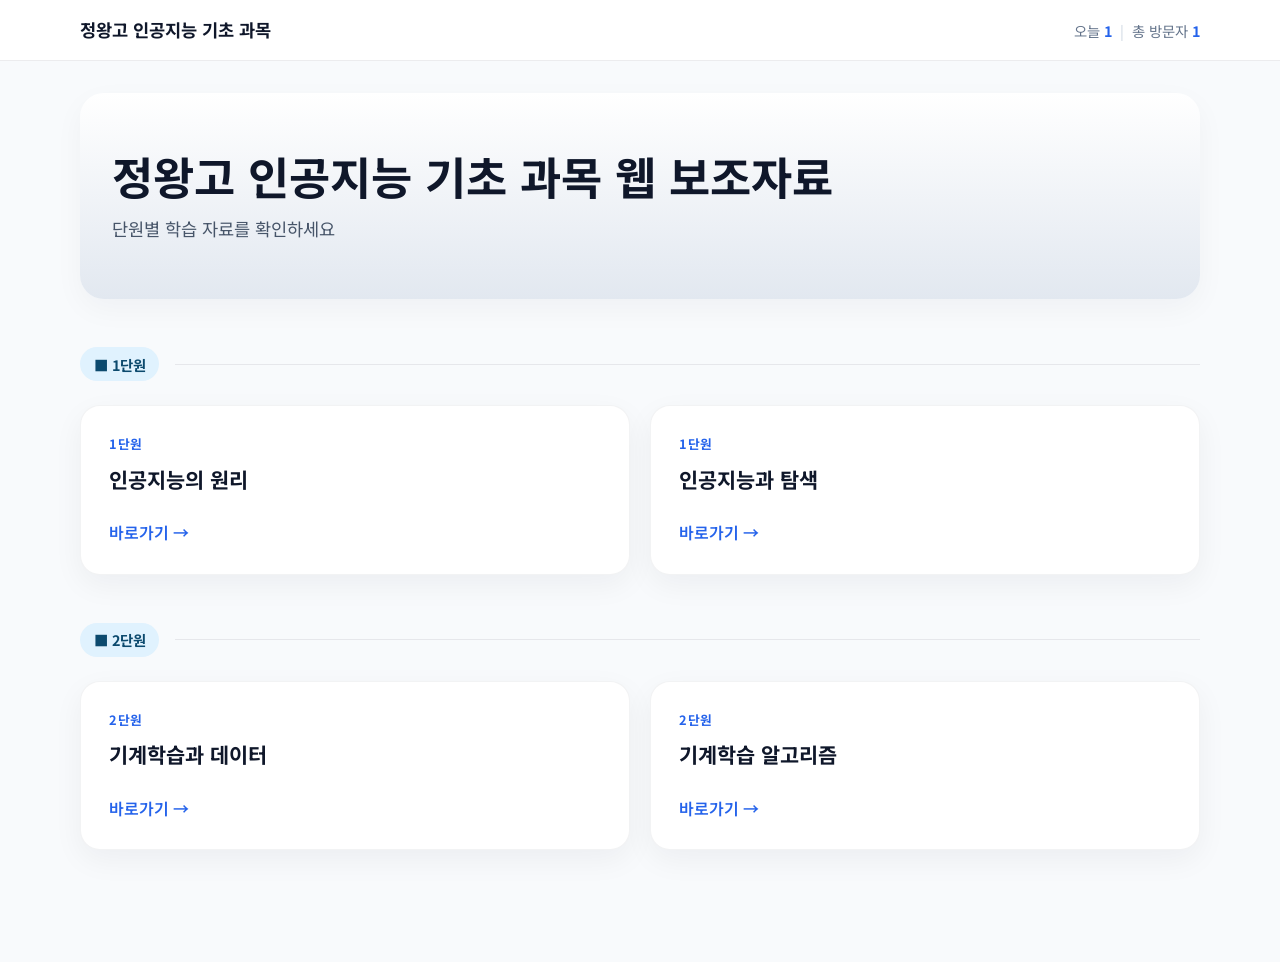
<file: index.html>
<!DOCTYPE html>
<html lang="ko">
  <head>
    <meta charset="UTF-8" />
    <meta name="viewport" content="width=device-width, initial-scale=1.0" />
    <title>정왕고 인공지능 기초 과목</title>

    <!-- Noto Sans KR 폰트 불러오기 -->
    <link rel="preconnect" href="https://fonts.googleapis.com">
    <link rel="preconnect" href="https://fonts.gstatic.com" crossorigin>
    <link href="https://fonts.googleapis.com/css2?family=Noto+Sans+KR:wght@400;500;700&display=swap" rel="stylesheet">

    <!-- 통합 CSS 스타일 -->
    <style>
      :root {
        color-scheme: dark;
        color: #111827;
        background: #f8fafc;
        font-family: 'Noto Sans KR', system-ui, sans-serif;
        font-synthesis: none;
        text-rendering: optimizeLegibility;
        line-height: 1.6;
        font-weight: 400;
      }

      * {
        box-sizing: border-box;
      }

      html, body {
        margin: 0;
        padding: 0;
        min-height: 100%;
      }

      body {
        background: #f8fafc;
        color: #111827;
      }

      img, svg {
        max-width: 100%;
      }

      button, a {
        font: inherit;
      }

      a {
        color: inherit;
        text-decoration: none;
      }

      /* 헤더 영역 */
      .site-header {
        position: sticky;
        top: 0;
        z-index: 10;
        background: rgba(255, 255, 255, 0.96);
        border-bottom: 1px solid rgba(15, 23, 42, 0.08);
        backdrop-filter: blur(10px);
      }

      .header-inner {
        width: min(1120px, calc(100% - 2rem));
        margin: 0 auto;
        display: flex;
        align-items: center;
        justify-content: space-between;
        gap: 1rem;
        padding: 1rem 0;
      }

      .site-title {
        font-size: 1.1rem;
        font-weight: 700;
        color: #0f172a;
      }

      .site-meta {
        display: flex;
        align-items: center;
        gap: 0.5rem;
        font-size: 0.9rem;
        color: #64748b;
      }

      .site-meta strong {
        color: #2563eb;
      }

      .site-meta .divider {
        color: #cbd5e1;
      }

      .menu-toggle {
        border: 1px solid rgba(15, 23, 42, 0.12);
        border-radius: 0.75rem;
        background: #ffffff;
        padding: 0.5rem 0.85rem;
        cursor: pointer;
        display: none;
      }

      /* 레이아웃 & 본문 */
      .content-wrapper {
        width: min(1120px, calc(100% - 2rem));
        margin: 0 auto;
        padding: 2rem 0 4rem;
      }

      /* 히어로 배너 */
      .hero-banner {
        padding: 3.5rem 2rem;
        margin-bottom: 3rem;
        background: linear-gradient(180deg, #ffffff 0%, #e2e8f0 100%);
        border-radius: 1.5rem;
        box-shadow: 0 10px 30px rgba(15, 23, 42, 0.04);
      }

      .hero-banner h1 {
        margin: 0 0 0.75rem;
        font-size: clamp(1.8rem, 4vw, 2.8rem);
        line-height: 1.2;
        color: #0f172a;
      }

      .hero-banner p {
        margin: 0;
        color: #475569;
        font-size: 1.1rem;
      }

      /* 단원 블록 & 헤더 */
      .section-block {
        margin-bottom: 3rem;
      }

      .section-row {
        display: flex;
        align-items: center;
        gap: 1rem;
        margin-bottom: 1.5rem;
      }

      .section-badge {
        display: inline-flex;
        padding: 0.35rem 0.85rem;
        border-radius: 999px;
        background: #e0f2fe;
        color: #0c4a6e;
        font-size: 0.9rem;
        font-weight: 700;
      }

      .section-divider {
        flex: 1;
        height: 1px;
        background: rgba(15, 23, 42, 0.08);
      }

      /* 카드 그리드 레이아웃 */
      .card-grid {
        display: grid;
        grid-template-columns: repeat(auto-fit, minmax(280px, 1fr));
        gap: 1.25rem;
      }

      .content-card {
        padding: 1.75rem;
        border-radius: 1.25rem;
        background: #ffffff;
        box-shadow: 0 10px 30px rgba(15, 23, 42, 0.05);
        border: 1px solid rgba(15, 23, 42, 0.05);
        display: flex;
        flex-direction: column;
        justify-content: space-between;
        transition: transform 0.2s ease, box-shadow 0.2s ease;
      }

      .content-card:hover {
        transform: translateY(-3px);
        box-shadow: 0 15px 35px rgba(15, 23, 42, 0.08);
      }

      .card-tag {
        font-size: 0.8rem;
        font-weight: 700;
        color: #2563eb;
        text-transform: uppercase;
        letter-spacing: 0.05em;
        margin-bottom: 0.5rem;
      }

      .content-card h2 {
        margin: 0 0 1.5rem;
        font-size: 1.3rem;
        color: #0f172a;
        word-break: keep-all;
      }

      .content-card a {
        display: inline-flex;
        align-items: center;
        font-weight: 600;
        color: #2563eb;
        transition: color 0.2s ease;
      }

      .content-card a:hover {
        color: #1d4ed8;
      }

      /* 반응형 스타일 */
      @media (max-width: 640px) {
        .header-inner {
          flex-direction: column;
          align-items: flex-start;
          gap: 0.5rem;
        }

        .hero-banner {
          padding: 2rem 1.25rem;
        }
      }
    </style>
  </head>
  <body>
    <div class="page-container">
      <!-- 상단 헤더 -->
      <header class="site-header">
        <div class="header-inner">
          <div class="site-title">정왕고 인공지능 기초 과목</div>
          <div class="site-meta">
            <span>오늘 <strong id="todayVisitors">0</strong></span>
            <span class="divider">|</span>
            <span>총 방문자 <strong id="totalVisitors">0</strong></span>
          </div>
          <button class="menu-toggle" aria-expanded="false" aria-label="메뉴 열기">메뉴</button>
        </div>
      </header>

      <!-- 메인 콘텐츠 영역 -->
      <main class="content-wrapper">
        <section class="hero-banner">
          <h1>정왕고 인공지능 기초 과목 웹 보조자료</h1>
          <p>단원별 학습 자료를 확인하세요</p>
        </section>

        <!-- 1단원 섹션 -->
        <section class="section-block">
          <div class="section-row">
            <div class="section-badge">■ 1단원</div>
            <div class="section-divider"></div>
          </div>
          <div class="card-grid">
            <article class="content-card">
              <div>
                <div class="card-tag">1단원</div>
                <h2>인공지능의 원리</h2>
              </div>
              <a href="one.html">바로가기 →</a>
            </article>
            <article class="content-card">
              <div>
                <div class="card-tag">1단원</div>
                <h2>인공지능과 탐색</h2>
              </div>
              <a href="#">바로가기 →</a>
            </article>
          </div>
        </section>

        <!-- 2단원 섹션 -->
        <section class="section-block">
          <div class="section-row">
            <div class="section-badge">■ 2단원</div>
            <div class="section-divider"></div>
          </div>
          <div class="card-grid">
            <article class="content-card">
              <div>
                <div class="card-tag">2단원</div>
                <h2>기계학습과 데이터</h2>
              </div>
              <a href="#">바로가기 →</a>
            </article>
            <article class="content-card">
              <div>
                <div class="card-tag">2단원</div>
                <h2>기계학습 알고리즘</h2>
              </div>
              <a href="#">바로가기 →</a>
            </article>
          </div>
        </section>
      </main>
    </div>

    <!-- 통합 JavaScript -->
    <script>
      document.addEventListener('DOMContentLoaded', () => {
        // 1. 메뉴 토글 버튼 동작
        const menuToggle = document.querySelector('.menu-toggle');
        const mainNav = document.querySelector('.main-nav');

        if (menuToggle) {
          menuToggle.addEventListener('click', () => {
            const expanded = menuToggle.getAttribute('aria-expanded') === 'true';
            menuToggle.setAttribute('aria-expanded', String(!expanded));
            if (mainNav) {
              mainNav.classList.toggle('nav-open');
            }
          });
        }

        // 2. 방문자 수 카운팅 로직 (localStorage 활용)
        const todayElement = document.getElementById('todayVisitors');
        const totalElement = document.getElementById('totalVisitors');

        if (todayElement && totalElement) {
          const todayDate = new Date().toISOString().slice(0, 10); // 'YYYY-MM-DD' 형식

          // 저장된 값 불러오기
          let lastVisitDate = localStorage.getItem('lastVisitDate');
          let todayCount = parseInt(localStorage.getItem('todayVisitors') || '0', 10);
          let totalCount = parseInt(localStorage.getItem('totalVisitors') || '0', 10);

          // 날짜 비교 (날짜가 바뀌었으면 오늘 방문자 수 초기화)
          if (lastVisitDate !== todayDate) {
            todayCount = 1;
            localStorage.setItem('lastVisitDate', todayDate);
          } else {
            todayCount += 1;
          }

          // 총 방문자 수 증가
          totalCount += 1;

          // 로컬 스토리지에 업데이트 저장
          localStorage.setItem('todayVisitors', todayCount);
          localStorage.setItem('totalVisitors', totalCount);

          // 화면에 3자리 단위 쉼표(,) 추가하여 출력
          todayElement.textContent = todayCount.toLocaleString();
          totalElement.textContent = totalCount.toLocaleString();
        }
      });
    </script>
  </body>
</html>
</file>
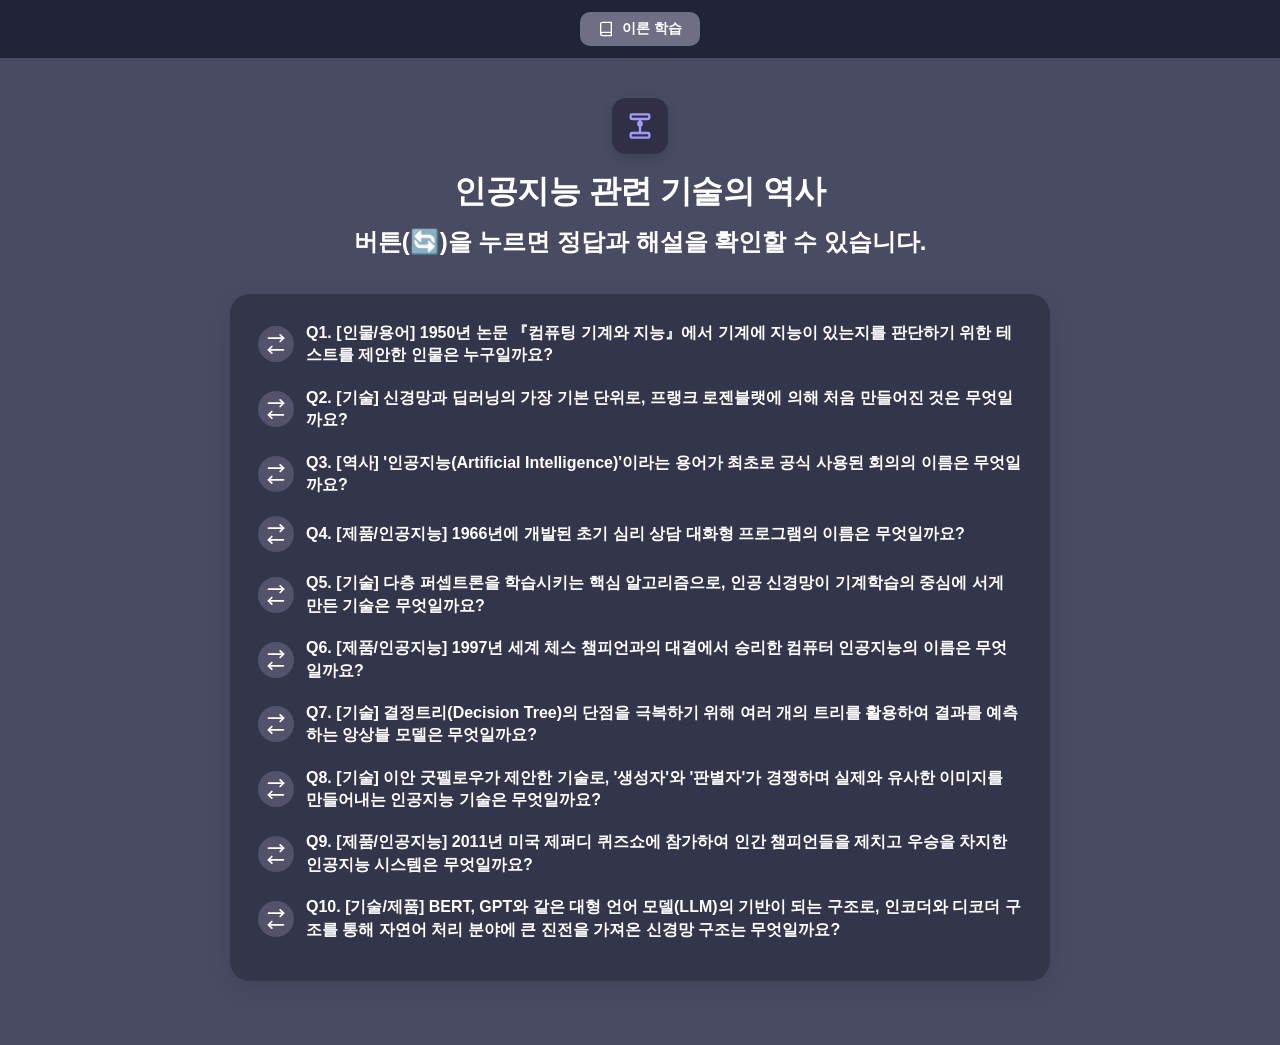
<file: one.html>
<!DOCTYPE html>
<html lang="ko">
<head>
  <meta charset="UTF-8">
  <meta name="viewport" content="width=device-width, initial-scale=1.0">
  <title>인공지능 관련 기술의 역사</title>
  <style>
    * {
      box-sizing: border-box;
      margin: 0;
      padding: 0;
      font-family: -apple-system, BlinkMacSystemFont, "Segoe UI", Roboto, "Helvetica Neue", Arial, sans-serif;
    }

    body {
      background-color: #494b63;
      color: #ffffff;
      min-height: 100vh;
      display: flex;
      flex-direction: column;
      align-items: center;
    }

    /* 상단 네비게이션 바 */
    header {
      width: 100%;
      background-color: #212338;
      display: flex;
      justify-content: center;
      align-items: center;
      padding: 12px 0;
    }

    .tab-container {
      display: flex;
      gap: 8px;
    }

    .tab {
      display: flex;
      align-items: center;
      gap: 8px;
      padding: 8px 18px;
      border-radius: 10px;
      font-size: 14px;
      font-weight: 600;
      cursor: pointer;
      color: #a0a5b8;
      transition: background 0.2s, color 0.2s;
    }

    .tab.active {
      background-color: #6e6e85;
      color: #ffffff;
    }

    /* 메인 컨테이너 */
    main {
      width: 100%;
      max-width: 860px;
      padding: 40px 20px;
      display: flex;
      flex-direction: column;
      align-items: center;
    }

    /* 중앙 상단 타이틀 섹션 */
    .title-section {
      text-align: center;
      margin-bottom: 36px;
      display: flex;
      flex-direction: column;
      align-items: center;
    }

    .icon-badge {
      width: 56px;
      height: 56px;
      background-color: #2f3046;
      border-radius: 14px;
      display: flex;
      justify-content: center;
      align-items: center;
      margin-bottom: 16px;
      box-shadow: 0 4px 12px rgba(0,0,0,0.15);
    }

    .title-section h1 {
      font-size: 32px;
      font-weight: 800;
      margin-bottom: 12px;
      letter-spacing: -0.5px;
    }

    .title-section p {
      color: #c0bdd3;
      font-size: 15px;
      line-height: 1.5;
    }

    /* 메인 카드 */
    .card {
      width: 100%;
      background-color: #33354a;
      border-radius: 20px;
      padding: 28px;
      margin-bottom: 24px;
      box-shadow: 0 8px 24px rgba(0,0,0,0.1);
    }

    .card-header {
      display: flex;
      align-items: center;
      gap: 12px;
      margin-top: 20px;
      margin-bottom: 12px;
    }

    .card-header:first-child {
      margin-top: 0;
    }

    /* 클릭 가능한 양방향 버튼 스타일 */
    .card-icon-circle {
      width: 36px;
      height: 36px;
      background-color: #52536b;
      border-radius: 50%;
      display: flex;
      justify-content: center;
      align-items: center;
      cursor: pointer;
      transition: background-color 0.2s, transform 0.2s;
      flex-shrink: 0;
    }

    .card-icon-circle:hover {
      background-color: #6c6d8a;
      transform: scale(1.08);
    }

    .card-title {
      font-size: 16px;
      font-weight: 700;
      line-height: 1.4;
    }

    /* 정답 내역 상자 (기본 숨김 -> 클릭 시 표시) */
    .inner-box {
      background-color: #262739;
      border-radius: 12px;
      padding: 0px 24px;
      color: #d8d8e5;
      font-size: 15px;
      line-height: 1.6;
      display: none; /* 기본 숨김 */
      margin-bottom: 20px;
      border-left: 4px solid #a29bfe;
    }

    .inner-box.show {
      display: block;
      padding: 16px 24px;
    }

    .inner-box strong {
      color: #a29bfe;
      display: block;
      margin-bottom: 4px;
      font-size: 16px;
    }

    /* 모바일 대응 반응형 */
    @media (max-width: 640px) {
      .card-title {
        font-size: 15px;
      }
    }
  </style>
</head>
<body>

  <!-- 상단 헤더 -->
  <header>
    <div class="tab-container">
      <div class="tab active">
        <!-- 책 아이콘 -->
        <svg width="16" height="16" viewBox="0 0 24 24" fill="none" stroke="currentColor" stroke-width="2" stroke-linecap="round" stroke-linejoin="round"><path d="M4 19.5A2.5 2.5 0 0 1 6.5 17H20"></path><path d="M6.5 2H20v20H6.5A2.5 2.5 0 0 1 4 19.5v-15A2.5 2.5 0 0 1 6.5 2z"></path></svg>
        이론 학습
      </div>
    </div> 
  </header>

  <!-- 메인 콘텐츠 영역 -->
  <main>
    <!-- 중앙 타이틀 -->
    <section class="title-section">
      <div class="icon-badge">
        <svg width="28" height="28" viewBox="0 0 24 24" fill="none" stroke="#a29bfe" stroke-width="2" stroke-linecap="round" stroke-linejoin="round">
          <rect x="4" y="2" width="16" height="4" rx="1"></rect>
          <rect x="4" y="18" width="16" height="4" rx="1"></rect>
          <line x1="12" y1="6" x2="12" y2="18"></line>
          <circle cx="12" cy="10" r="1.5" fill="#a29bfe"></circle>
        </svg>
      </div>
      <h1>인공지능 관련 기술의 역사</h1>
      <h2>버튼(🔄)을 누르면 정답과 해설을 확인할 수 있습니다.</h2>
    </section>

    <!-- 퀴즈 목록 카드 -->
    <section class="card">

      <!-- Q1 -->
      <div class="card-header">
        <div class="card-icon-circle" title="정답 보기">
          <svg width="20" height="20" viewBox="0 0 24 24" fill="none" stroke="#ffffff" stroke-width="2" stroke-linecap="round" stroke-linejoin="round">
            <polyline points="17 1 21 5 17 9"></polyline>
            <path d="M3 5h18"></path>
            <polyline points="7 23 3 19 7 15"></polyline>
            <path d="M21 19H3"></path>
          </svg>
        </div>
        <h4 class="card-title">Q1. [인물/용어] 1950년 논문 『컴퓨팅 기계와 지능』에서 기계에 지능이 있는지를 판단하기 위한 테스트를 제안한 인물은 누구일까요?</h4>
      </div>
      <div class="inner-box"></div>

      <!-- Q2 -->
      <div class="card-header">
        <div class="card-icon-circle" title="정답 보기">
          <svg width="20" height="20" viewBox="0 0 24 24" fill="none" stroke="#ffffff" stroke-width="2" stroke-linecap="round" stroke-linejoin="round">
            <polyline points="17 1 21 5 17 9"></polyline>
            <path d="M3 5h18"></path>
            <polyline points="7 23 3 19 7 15"></polyline>
            <path d="M21 19H3"></path>
          </svg>
        </div>
        <h4 class="card-title">Q2. [기술] 신경망과 딥러닝의 가장 기본 단위로, 프랭크 로젠블랫에 의해 처음 만들어진 것은 무엇일까요?</h4>
      </div>
      <div class="inner-box"></div>

      <!-- Q3 -->
      <div class="card-header">
        <div class="card-icon-circle" title="정답 보기">
          <svg width="20" height="20" viewBox="0 0 24 24" fill="none" stroke="#ffffff" stroke-width="2" stroke-linecap="round" stroke-linejoin="round">
            <polyline points="17 1 21 5 17 9"></polyline>
            <path d="M3 5h18"></path>
            <polyline points="7 23 3 19 7 15"></polyline>
            <path d="M21 19H3"></path>
          </svg>
        </div>
        <h4 class="card-title">Q3. [역사] '인공지능(Artificial Intelligence)'이라는 용어가 최초로 공식 사용된 회의의 이름은 무엇일까요?</h4>
      </div>
      <div class="inner-box"></div>

      <!-- Q4 -->
      <div class="card-header">
        <div class="card-icon-circle" title="정답 보기">
          <svg width="20" height="20" viewBox="0 0 24 24" fill="none" stroke="#ffffff" stroke-width="2" stroke-linecap="round" stroke-linejoin="round">
            <polyline points="17 1 21 5 17 9"></polyline>
            <path d="M3 5h18"></path>
            <polyline points="7 23 3 19 7 15"></polyline>
            <path d="M21 19H3"></path>
          </svg>
        </div>
        <h4 class="card-title">Q4. [제품/인공지능] 1966년에 개발된 초기 심리 상담 대화형 프로그램의 이름은 무엇일까요?</h4>
      </div>
      <div class="inner-box"></div>

      <!-- Q5 -->
      <div class="card-header">
        <div class="card-icon-circle" title="정답 보기">
          <svg width="20" height="20" viewBox="0 0 24 24" fill="none" stroke="#ffffff" stroke-width="2" stroke-linecap="round" stroke-linejoin="round">
            <polyline points="17 1 21 5 17 9"></polyline>
            <path d="M3 5h18"></path>
            <polyline points="7 23 3 19 7 15"></polyline>
            <path d="M21 19H3"></path>
          </svg>
        </div>
        <h4 class="card-title">Q5. [기술] 다층 퍼셉트론을 학습시키는 핵심 알고리즘으로, 인공 신경망이 기계학습의 중심에 서게 만든 기술은 무엇일까요?</h4>
      </div>
      <div class="inner-box"></div>

      <!-- Q6 -->
      <div class="card-header">
        <div class="card-icon-circle" title="정답 보기">
          <svg width="20" height="20" viewBox="0 0 24 24" fill="none" stroke="#ffffff" stroke-width="2" stroke-linecap="round" stroke-linejoin="round">
            <polyline points="17 1 21 5 17 9"></polyline>
            <path d="M3 5h18"></path>
            <polyline points="7 23 3 19 7 15"></polyline>
            <path d="M21 19H3"></path>
          </svg>
        </div>
        <h4 class="card-title">Q6. [제품/인공지능] 1997년 세계 체스 챔피언과의 대결에서 승리한 컴퓨터 인공지능의 이름은 무엇일까요?</h4>
      </div>
      <div class="inner-box"></div>

      <!-- Q7 -->
      <div class="card-header">
        <div class="card-icon-circle" title="정답 보기">
          <svg width="20" height="20" viewBox="0 0 24 24" fill="none" stroke="#ffffff" stroke-width="2" stroke-linecap="round" stroke-linejoin="round">
            <polyline points="17 1 21 5 17 9"></polyline>
            <path d="M3 5h18"></path>
            <polyline points="7 23 3 19 7 15"></polyline>
            <path d="M21 19H3"></path>
          </svg>
        </div>
        <h4 class="card-title">Q7. [기술] 결정트리(Decision Tree)의 단점을 극복하기 위해 여러 개의 트리를 활용하여 결과를 예측하는 앙상블 모델은 무엇일까요?</h4>
      </div>
      <div class="inner-box"></div>

      <!-- Q8 -->
      <div class="card-header">
        <div class="card-icon-circle" title="정답 보기">
          <svg width="20" height="20" viewBox="0 0 24 24" fill="none" stroke="#ffffff" stroke-width="2" stroke-linecap="round" stroke-linejoin="round">
            <polyline points="17 1 21 5 17 9"></polyline>
            <path d="M3 5h18"></path>
            <polyline points="7 23 3 19 7 15"></polyline>
            <path d="M21 19H3"></path>
          </svg>
        </div>
        <h4 class="card-title">Q8. [기술] 이안 굿펠로우가 제안한 기술로, '생성자'와 '판별자'가 경쟁하며 실제와 유사한 이미지를 만들어내는 인공지능 기술은 무엇일까요?</h4>
      </div>
      <div class="inner-box"></div>

      <!-- Q9 -->
      <div class="card-header">
        <div class="card-icon-circle" title="정답 보기">
          <svg width="20" height="20" viewBox="0 0 24 24" fill="none" stroke="#ffffff" stroke-width="2" stroke-linecap="round" stroke-linejoin="round">
            <polyline points="17 1 21 5 17 9"></polyline>
            <path d="M3 5h18"></path>
            <polyline points="7 23 3 19 7 15"></polyline>
            <path d="M21 19H3"></path>
          </svg>
        </div>
        <h4 class="card-title">Q9. [제품/인공지능] 2011년 미국 제퍼디 퀴즈쇼에 참가하여 인간 챔피언들을 제치고 우승을 차지한 인공지능 시스템은 무엇일까요?</h4>
      </div>
      <div class="inner-box"></div>

      <!-- Q10 -->
      <div class="card-header">
        <div class="card-icon-circle" title="정답 보기">
          <svg width="20" height="20" viewBox="0 0 24 24" fill="none" stroke="#ffffff" stroke-width="2" stroke-linecap="round" stroke-linejoin="round">
            <polyline points="17 1 21 5 17 9"></polyline>
            <path d="M3 5h18"></path>
            <polyline points="7 23 3 19 7 15"></polyline>
            <path d="M21 19H3"></path>
          </svg>
        </div>
        <h4 class="card-title">Q10. [기술/제품] BERT, GPT와 같은 대형 언어 모델(LLM)의 기반이 되는 구조로, 인코더와 디코더 구조를 통해 자연어 처리 분야에 큰 진전을 가져온 신경망 구조는 무엇일까요?</h4>
      </div>
      <div class="inner-box"></div>

    </section>
  </main>

  <script>
    // 정답 데이터 정의
    const quizData = [
      {
        answer: "앨런 튜링 (튜링 테스트)",
        explanation: "앨런 튜링은 기계의 지능 존재 여부를 판별하기 위해 '튜링 테스트'를 제안했습니다."
      },
      {
        answer: "퍼셉트론 (Perceptron)",
        explanation: "퍼셉트론은 입력값과 가중치를 곱해 활성화 함수를 거치는 인공 신경망의 가장 기초적인 단위입니다."
      },
      {
        answer: "다트머스 회의 (1956년)",
        explanation: "1956년 다트머스 회의에서 최초로 '인공지능'이라는 용어가 공식 등장했습니다."
      },
      {
        answer: "엘리자 (ELIZA)",
        explanation: "엘리자는 인간과 자연어로 대화하는 초기 대화형 심리 상담 프로그램입니다."
      },
      {
        answer: "역전파 알고리즘 (Backpropagation)",
        explanation: "1986년에 등장한 역전파 알고리즘을 통해 다층 신경망 학습이 가능해졌습니다."
      },
      {
        answer: "딥블루 (Deep Blue)",
        explanation: "IBM에서 개발한 딥블루는 인간 세계 체스 챔피언을 꺾어 큰 화제를 모았습니다."
      },
      {
        answer: "랜덤 포레스트 (Random Forest)",
        explanation: "2001년에 등장한 랜덤 포레스트는 여러 결정트리의 결과를 다수결이나 평균으로 종합하는 앙상블 알고리즘입니다."
      },
      {
        answer: "생성적 적대 신경망 (GAN)",
        explanation: "GAN(Generative Adversarial Network)은 진짜 같은 가짜 데이터를 만들어내는 대표적인 생성형 모델입니다."
      },
      {
        answer: "왓슨 (Watson)",
        explanation: "IBM의 왓슨은 문장으로 된 질문을 이해하고 답하는 자연어 처리 인공지능 시스템입니다."
      },
      {
        answer: "트랜스포머 (Transformer)",
        explanation: "2017년에 등장한 트랜스포머 구조는 현대 대형 언어 모델(GPT 시리즈 등)의 핵심 기반 기술입니다."
      }
    ];

    document.addEventListener("DOMContentLoaded", () => {
      const buttons = document.querySelectorAll(".card-icon-circle");
      const innerBoxes = document.querySelectorAll(".inner-box");

      buttons.forEach((btn, index) => {
        // inner-box에 미리 정답 텍스트 바인딩
        const targetBox = innerBoxes[index];
        const data = quizData[index];

        targetBox.innerHTML = `
          <strong>정답: ${data.answer}</strong>
          <div>해설: ${data.explanation}</div>
        `;

        // 버튼 클릭 시 정답 박스 토글
        btn.addEventListener("click", () => {
          targetBox.classList.toggle("show");
        });
      });
    });
  </script>
</body>
</html>
</file>
